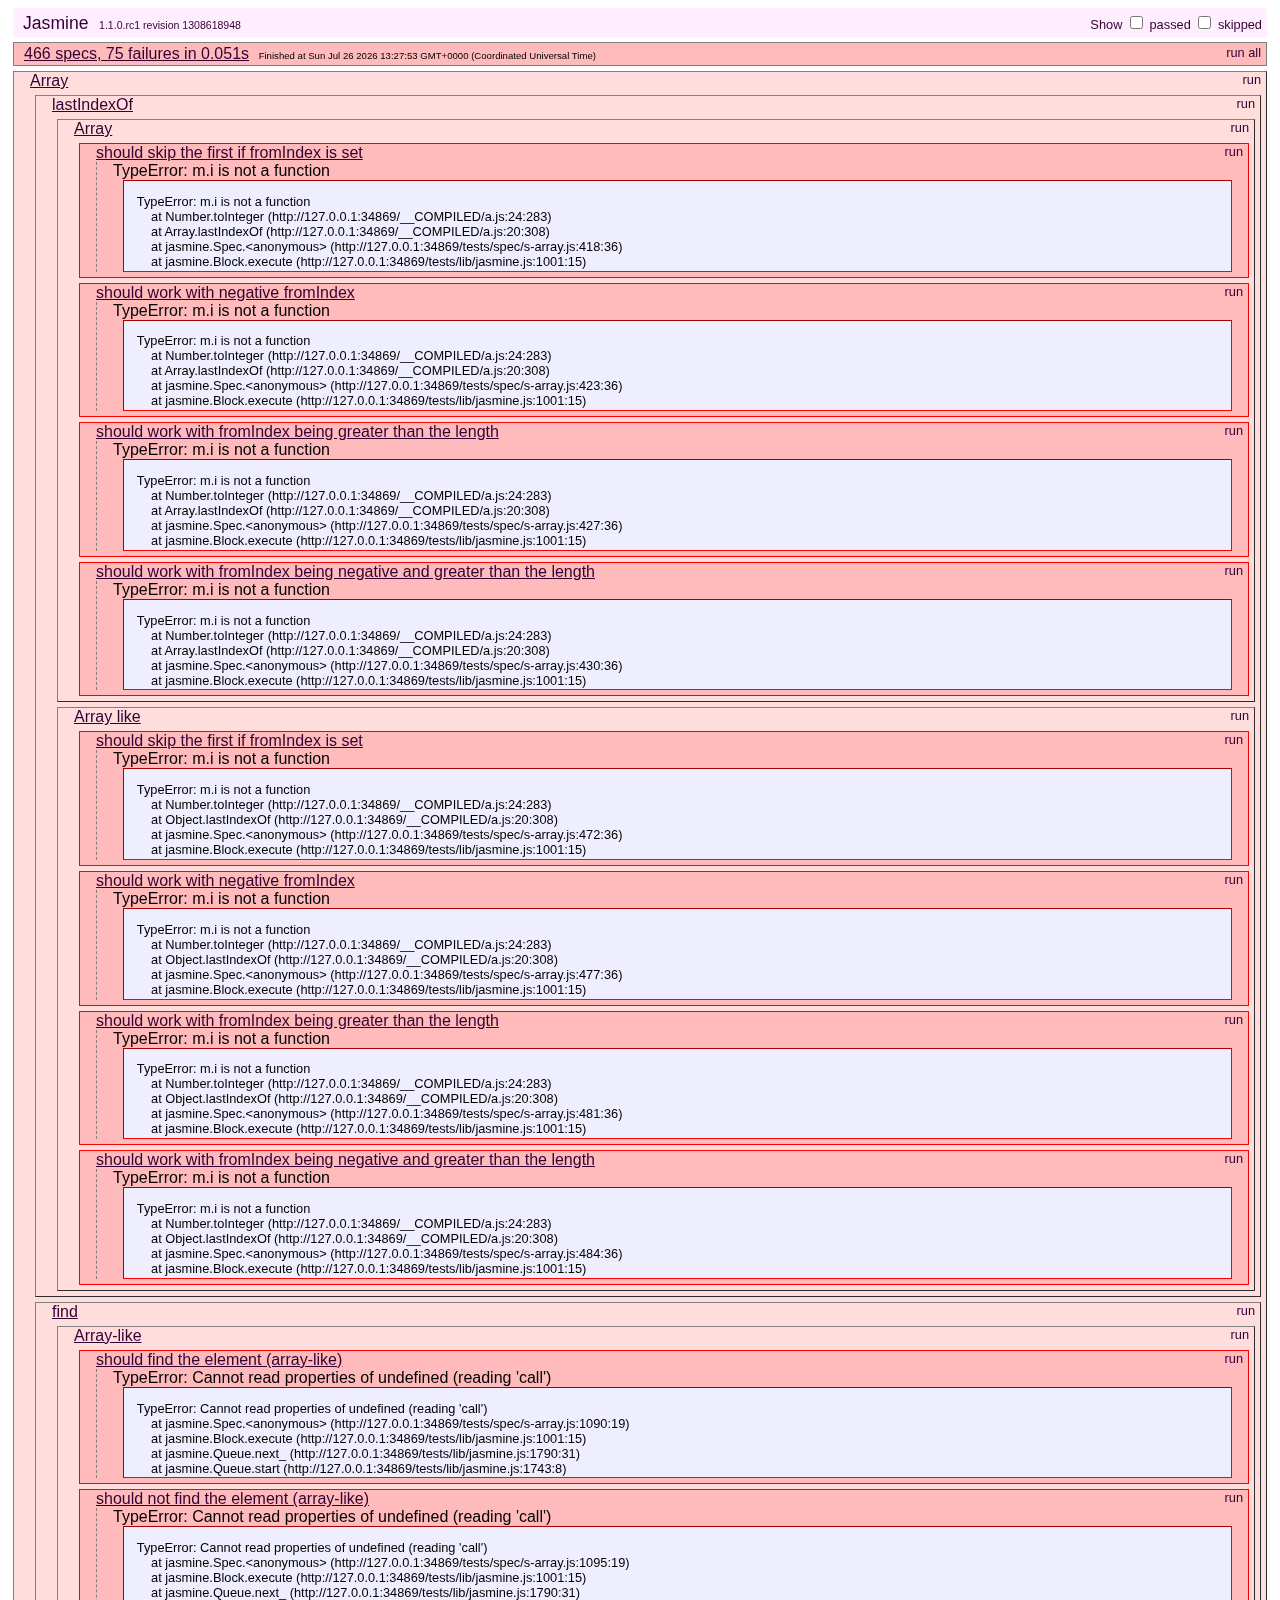
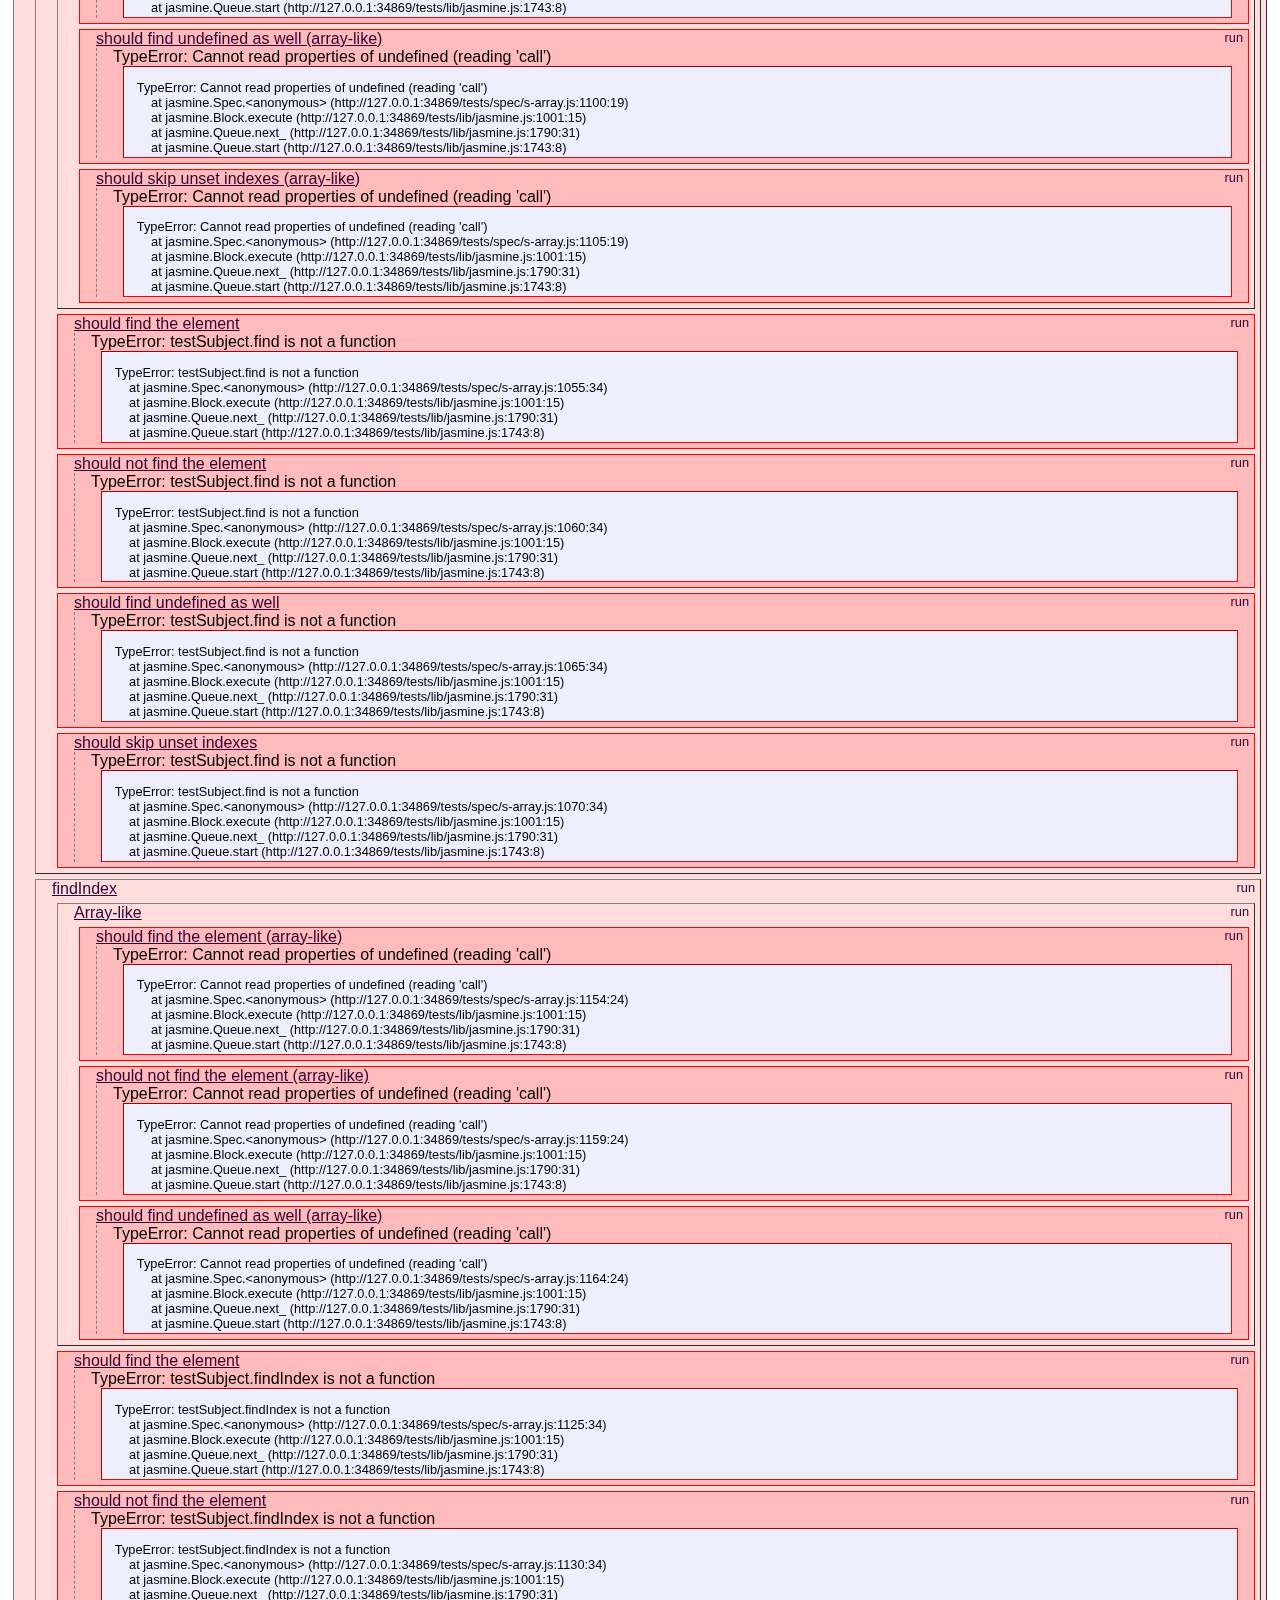
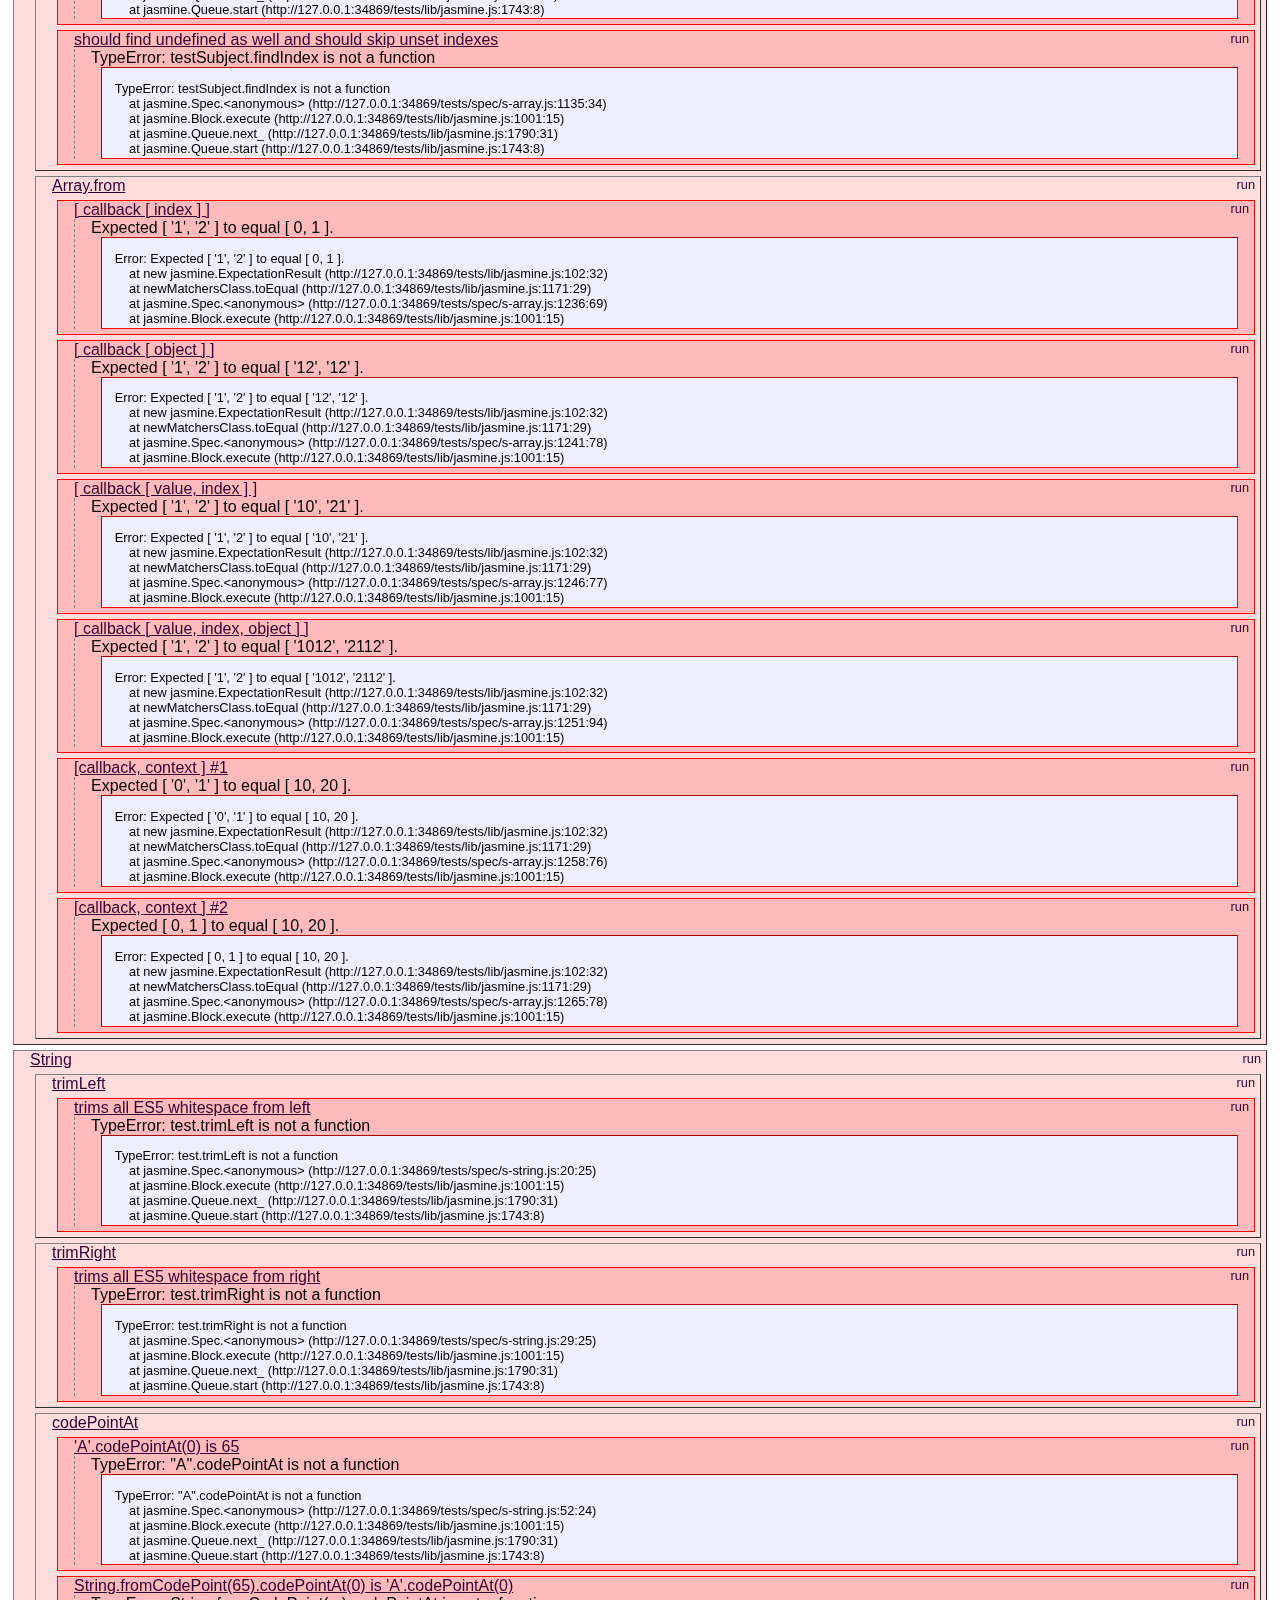
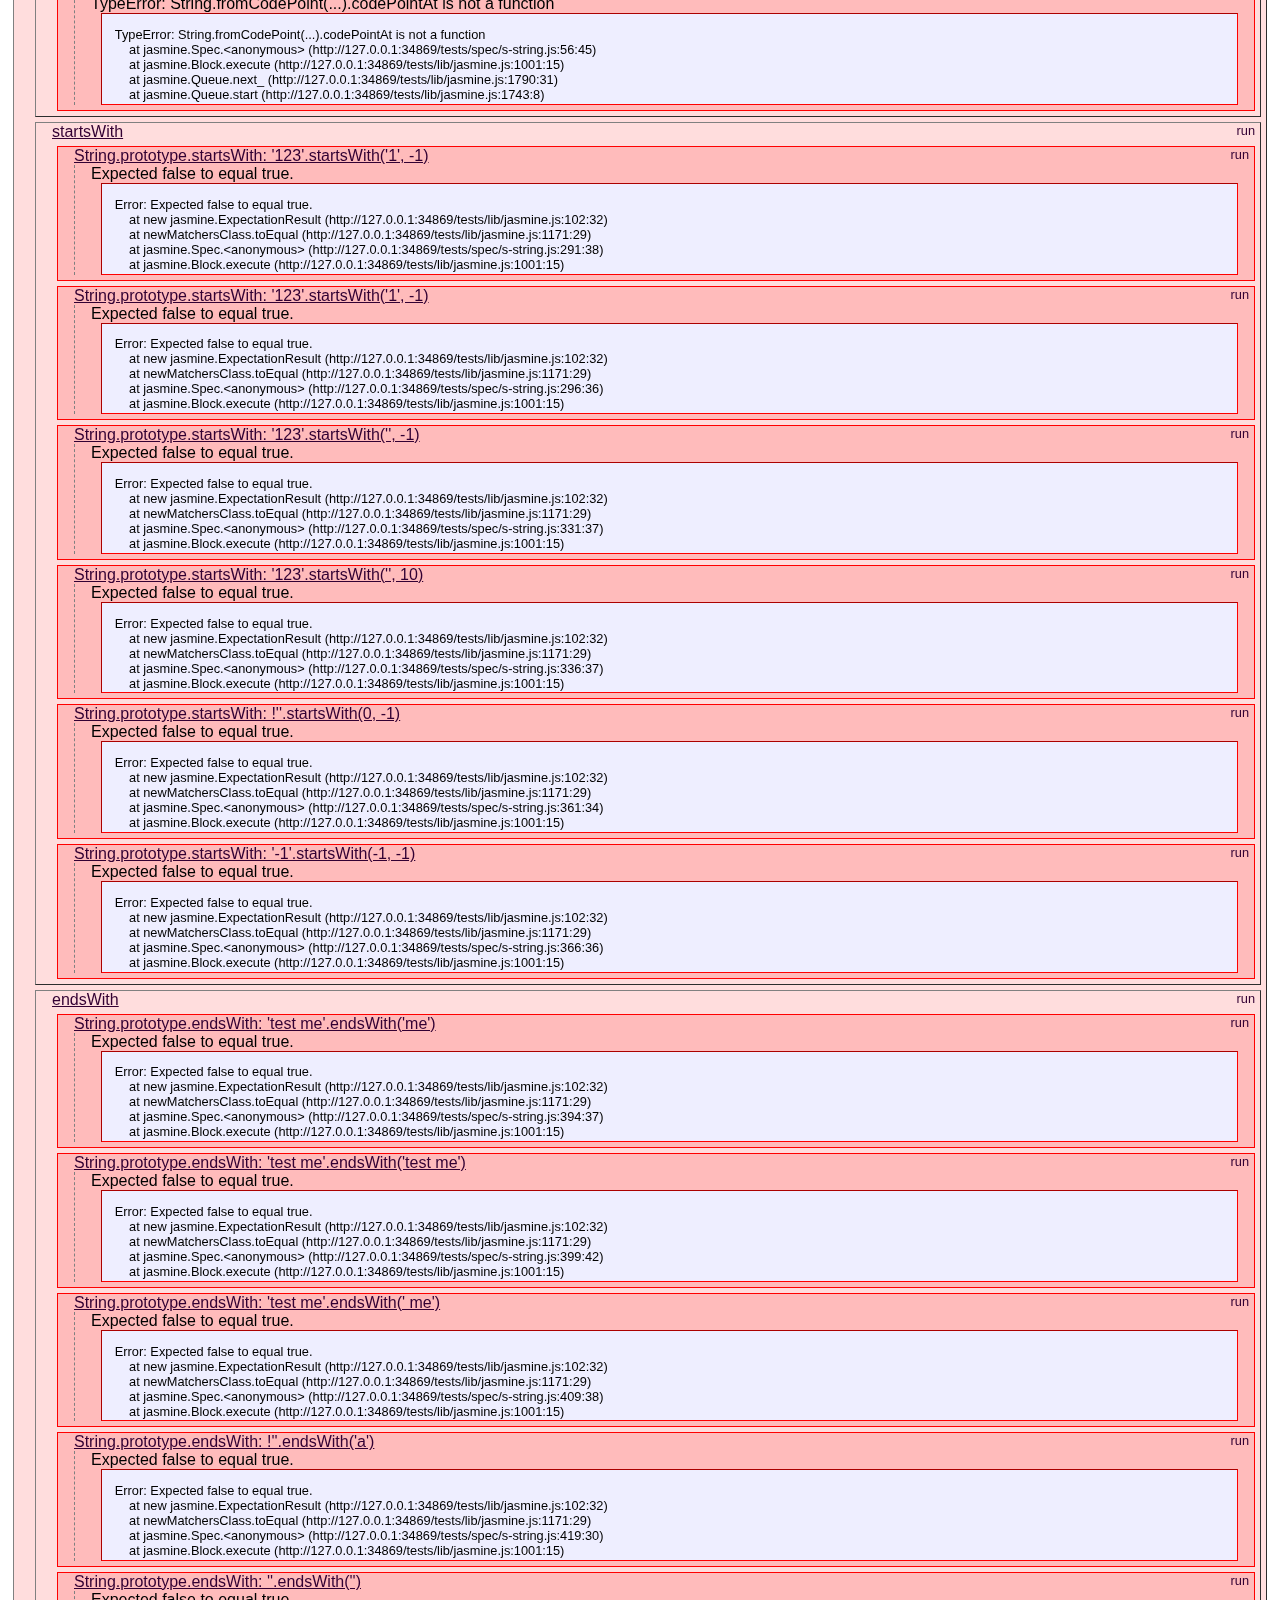
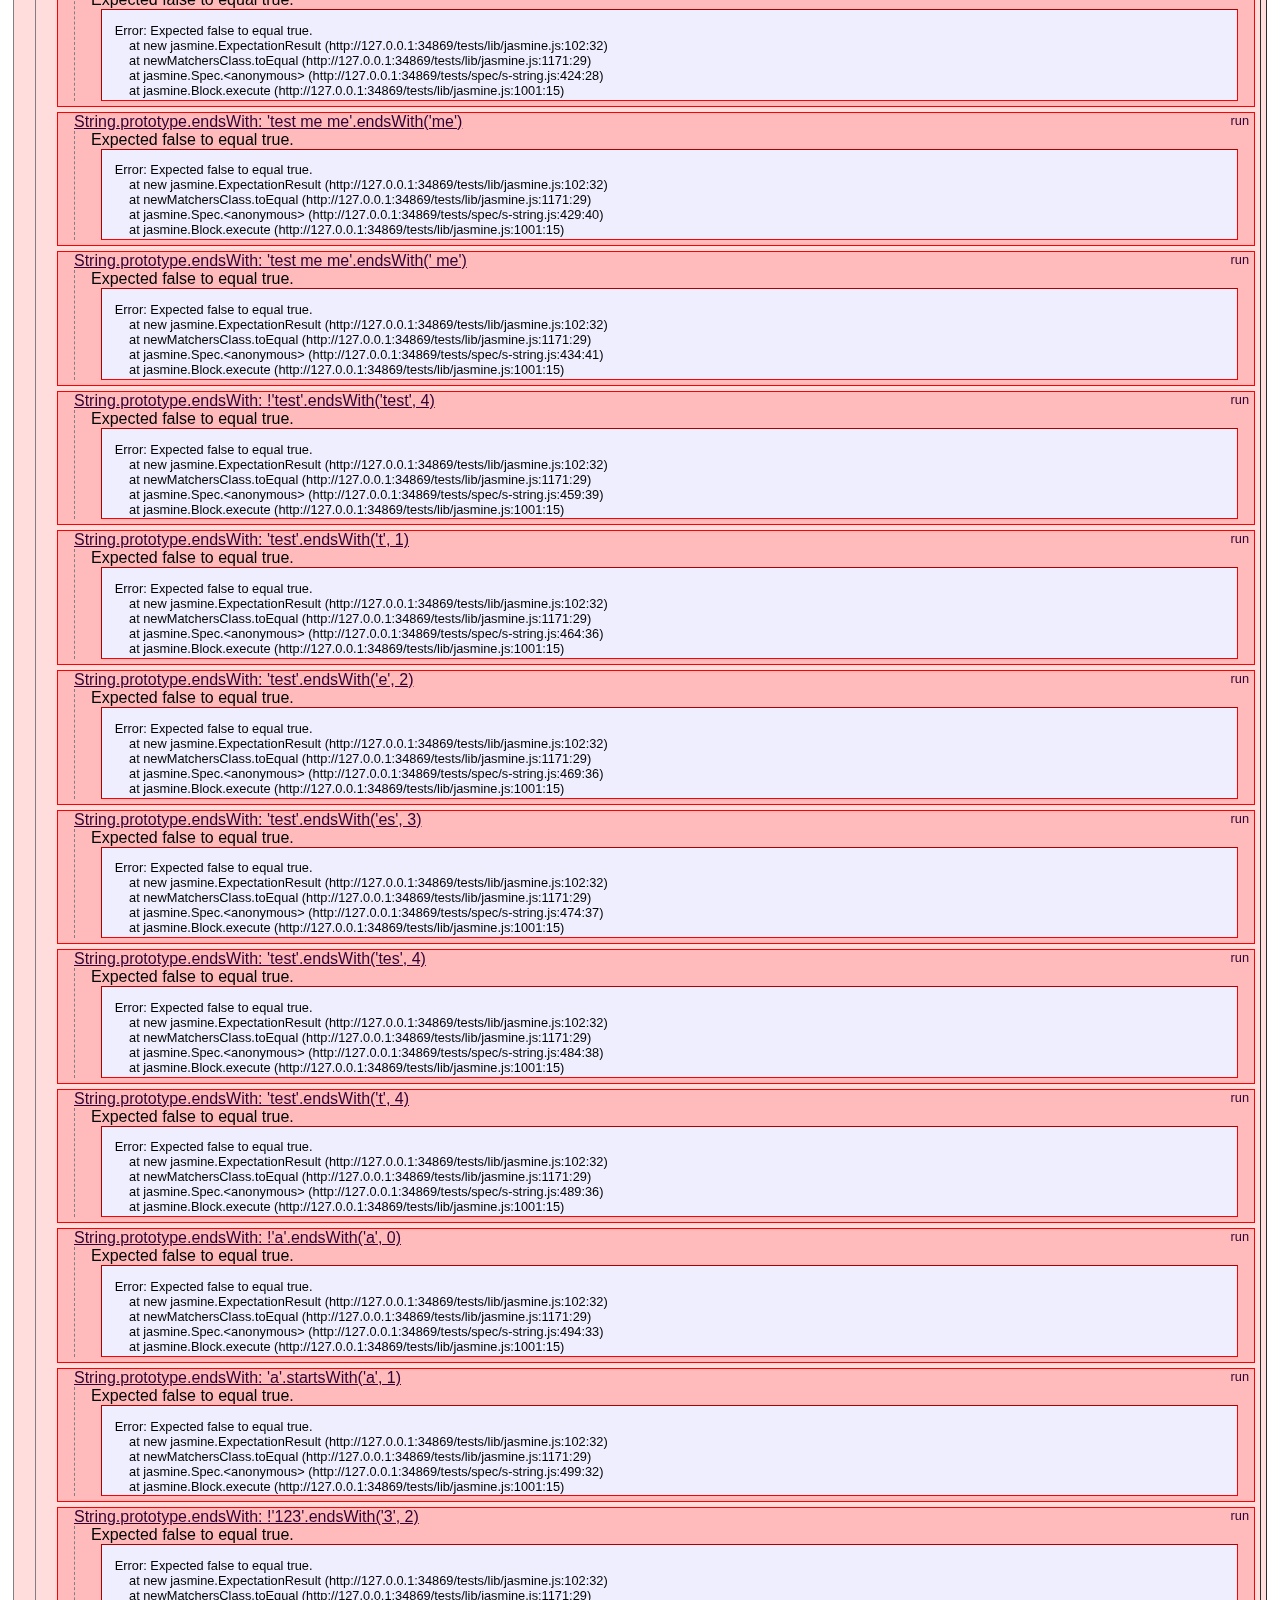
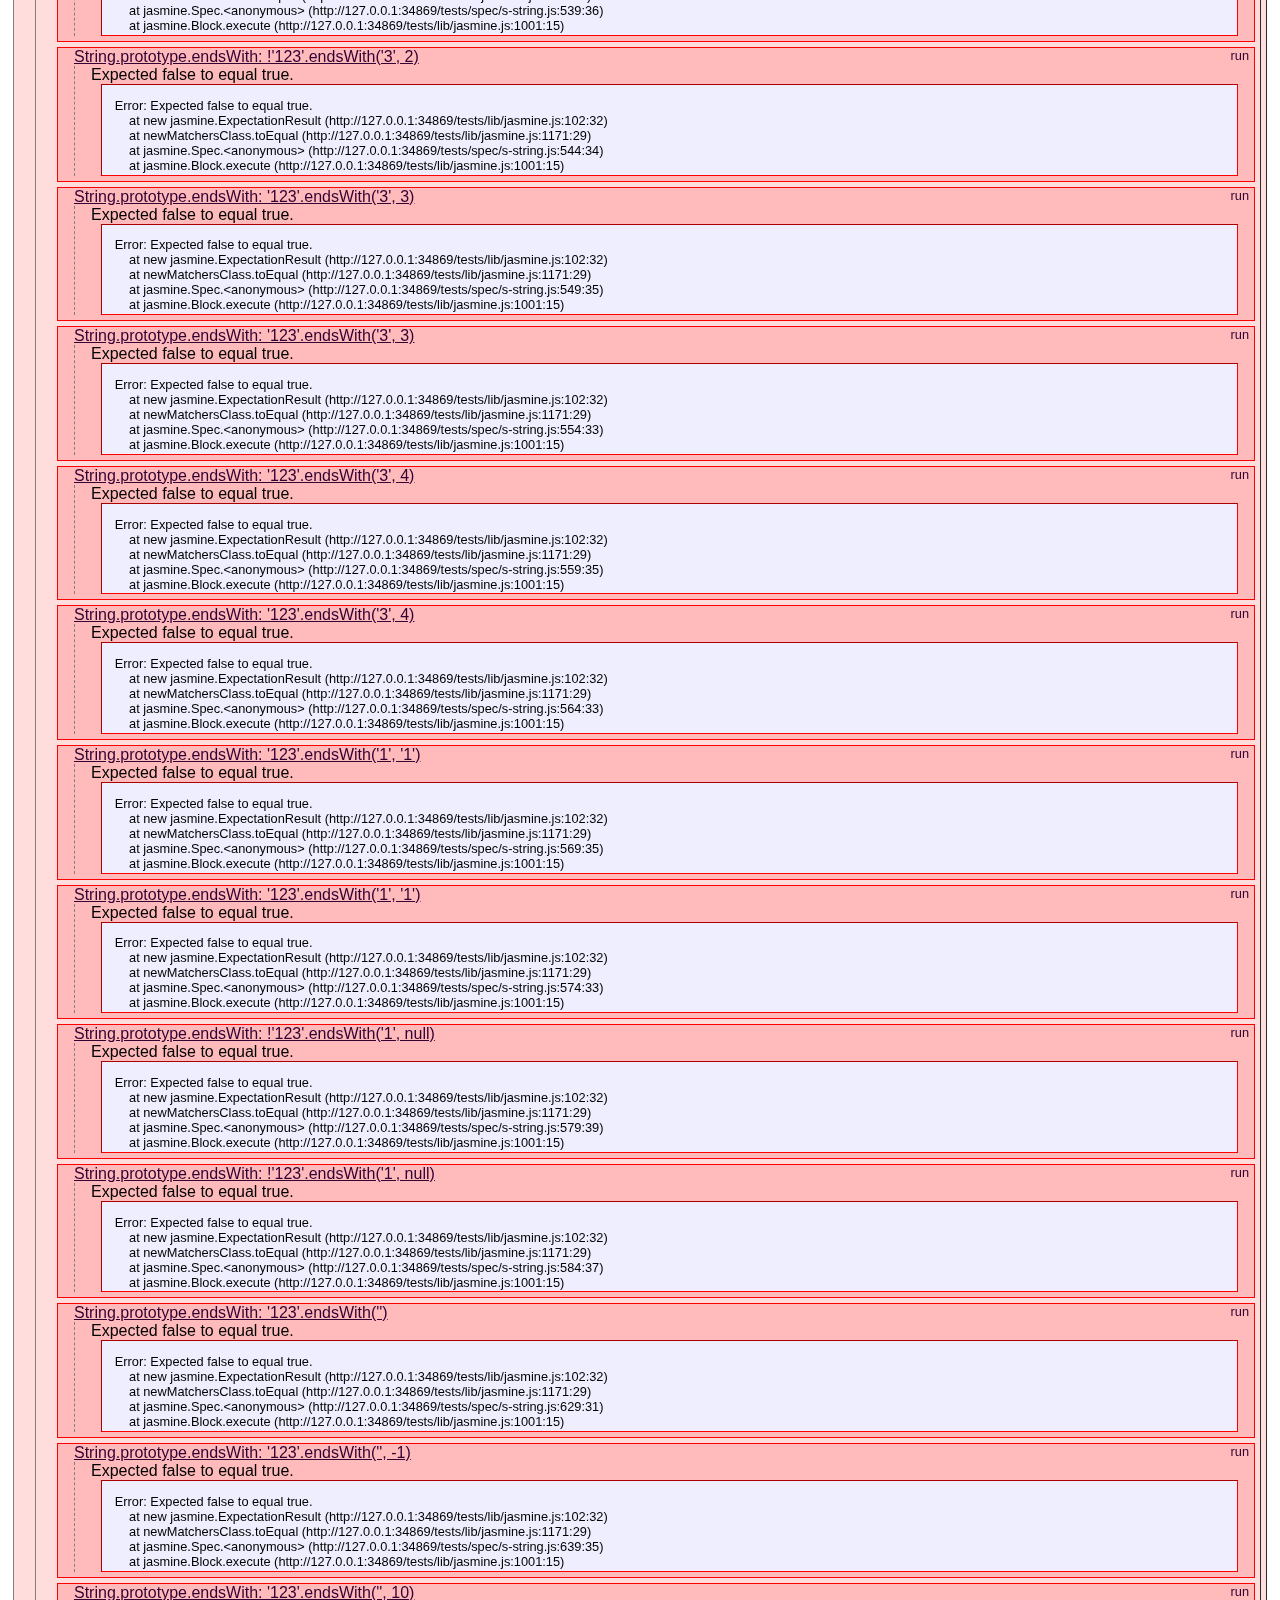
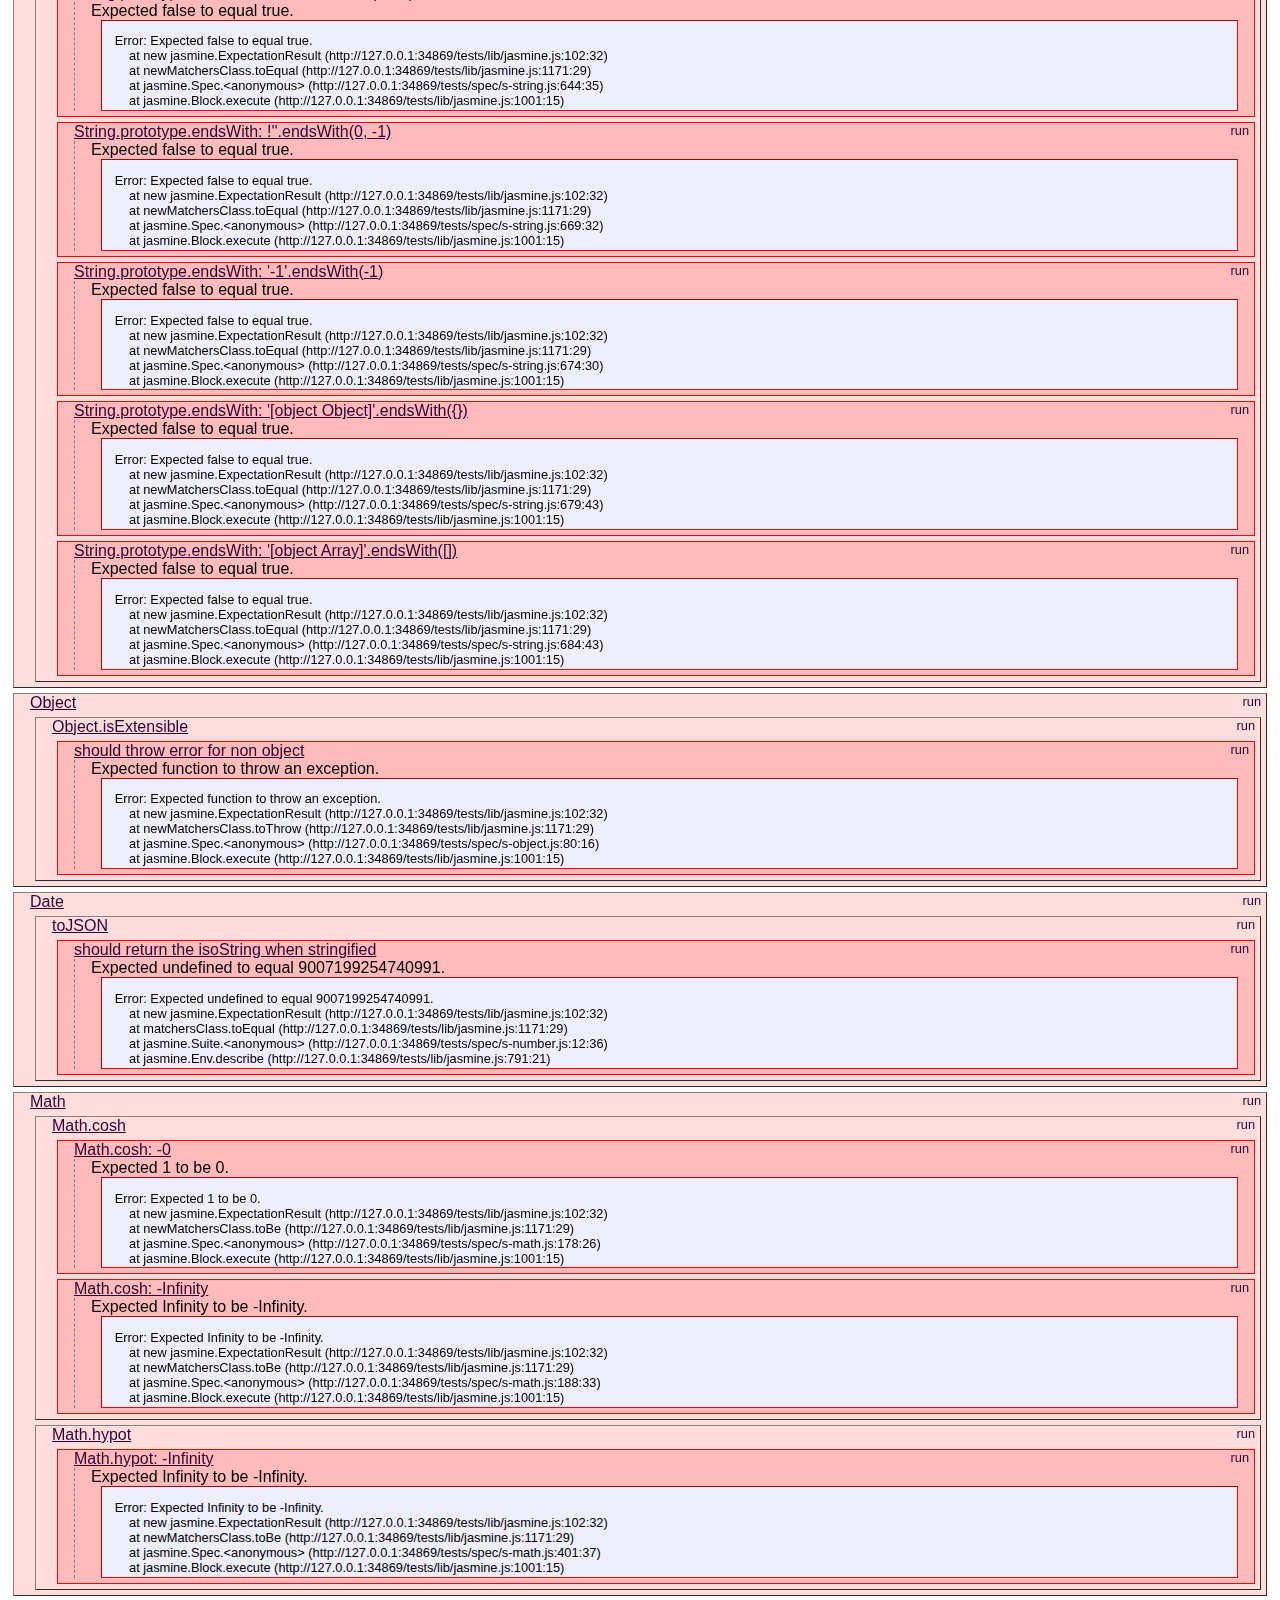
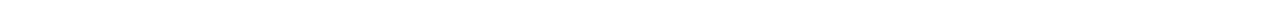
<file: tests/index.html>
<!DOCTYPE HTML>
<html>
<head>
	<title>Jasmine Spec Runner</title>

	<link rel="shortcut icon" type="image/png" href="lib/jasmine_favicon.png">

	<link rel="stylesheet" type="text/css" href="lib/jasmine.css">
	<script type="text/javascript" src="lib/jasmine.js"></script>
	<script type="text/javascript" src="lib/jasmine-html.js"></script>
	<script type="text/javascript" src="lib/json2.js"></script>

	<!-- include helper files here... -->
	<script src="helpers/h.js"></script>
	<script src="helpers/h-kill.js"></script>
	<script src="helpers/h-matchers.js"></script>

	<!-- include source files here... -->
	<!--[if lt IE 8]>
	<script src="../__COMPILED/a.ielt8.js"></script>
	<![endif]-->
	<!--[if IE 8]>
	<script src="../__COMPILED/a.ie8.js"></script>
	<![endif]-->
	<script src="../__COMPILED/a.js"></script>

	<!-- include spec files here... -->
	<script src="spec/s-array.js"></script>
	<script src="spec/s-function.js"></script>
	<script src="spec/s-string.js"></script>
	<script src="spec/s-object.js"></script>
	<script src="spec/s-date.js"></script>
	<script src="spec/s-number.js"></script>
	<script src="spec/s-math.js"></script>


	<script type="text/javascript">
		(function() {
			var jasmineEnv = jasmine.getEnv();
			jasmineEnv.updateInterval = 1000;

			var trivialReporter = new jasmine.TrivialReporter();

			jasmineEnv.addReporter(trivialReporter);

			jasmineEnv.specFilter = function(spec) {
				return trivialReporter.specFilter(spec);
			};

			var currentWindowOnload = window.onload;

			window.onload = function() {
				if (currentWindowOnload) {
					currentWindowOnload();
				}
				execJasmine();
			};

			function execJasmine() {
				jasmineEnv.execute();
			}

		})();
	</script>

</head>

<body>
</body>
</html>
</file>
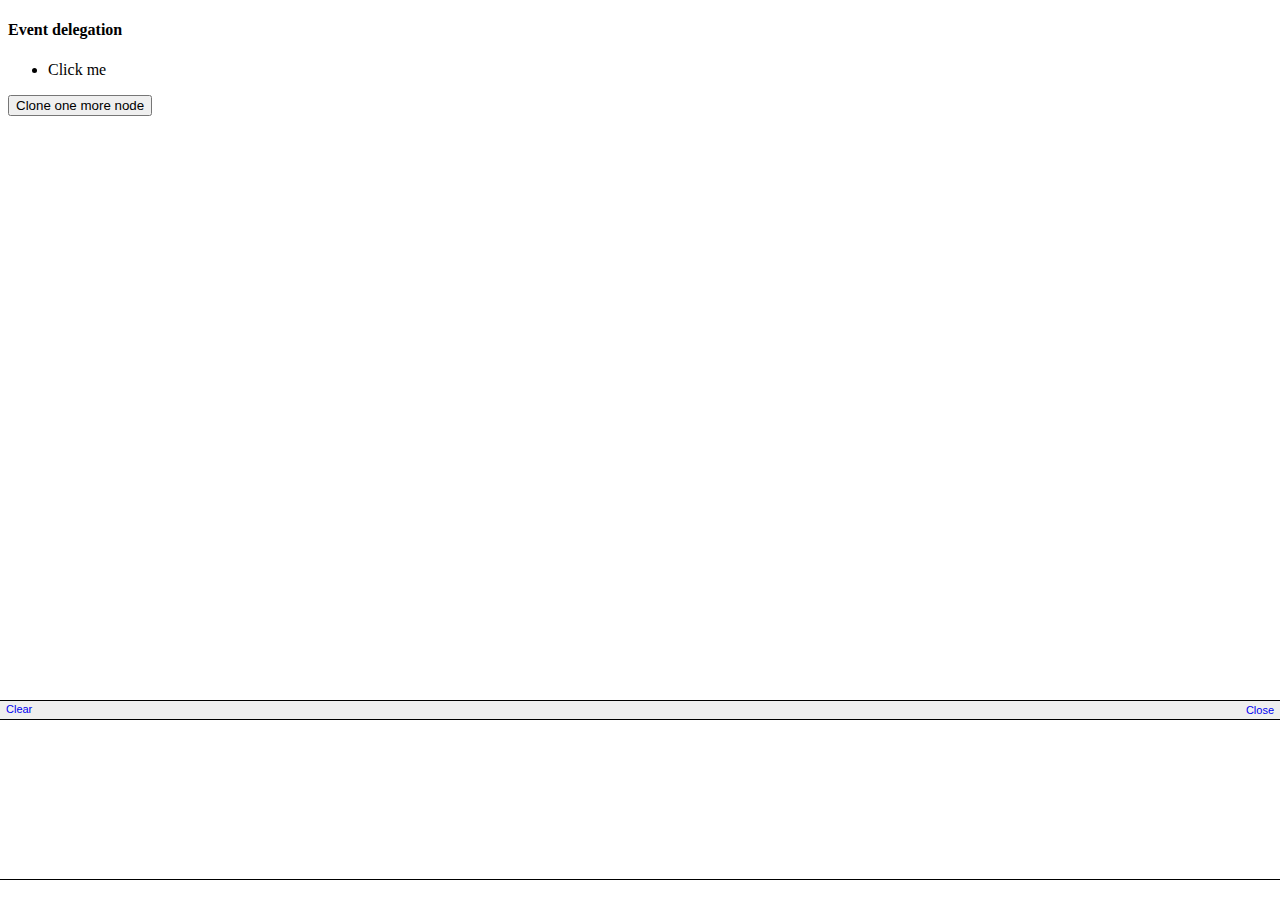
<file: example/event_delegate/index.html>
<!DOCTYPE html>
<html debug=true>
<head>
<script type='text/javascript' src='../libs/firebug/firebug.js'></script>

<style>
.null {
	background: black !important;
	color: red
}

.cotainer, .header, .footer {
	display: block;
}

</style>
<!--[if lt IE 9]>
    <script src="../../__COMPILED/a.ie8.js"></script>
    <![endif]-->
<!--[if lt IE 8]>
    <script src="../../__COMPILED/a.ielt8.js"></script>
    <![endif]-->
<script src="../../__COMPILED/a.js?1"></script>
<script>
document.createElement("c");
document.createElement("h");
document.createElement("f");
document.createElement("x");
</script>

</head>
<body>

<c class="container" id=container>
	<h class="header">
		<h4>Event delegation</h4>
	</h>
	 
	<ul class="data controller" a=a>
		<li class="controller data" a=a data-this-is-it="1">
			<x style="margin:10px 0">Click me</x>
		</li>
	</ul>
	
	<f class="footer">
		<button id="cloneNode">Clone one more node</button>
	</f>
</c>

<script>

;(function(g){"use strict";function h(b,a){switch(typeof a){case "string":return b.matchesSelector(a);case "object":var c=!0,f;for(f in a){var e;if(e=a.hasOwnProperty(f)){a:{c=f;e=a[f];var d=b;switch(typeof e){case "undefined":c=d.hasAttribute(c);break a;case "string":c=d.getAttribute(c)===e;break a;case "function":h(d,c)&&e.call(d,c);c=!0;break a}c=void 0}e=!c}if(e)break}return c;case "function":return a(b)}}function d(b,a){if(!(this instanceof d))return new d(b,a);a&&a.handleEvent&&(this.b=a,a=a.handleEvent);
this.filter=b;this.a=a}d.prototype.handleEvent=function(b){var a=b.target,c=b.currentTarget,d;do 1===a.nodeType&&h(a,this.filter)&&(b.currentTarget=c,b.currentTarget!==c&&(delete b.currentTarget,b.currentTarget=c),b.target=a,b.target!==c&&(delete b.target,b.target=a),this.a&&(d=this.a.call(this.b||c,b)));while(!1!==d&&a!=c&&(a=a.parentNode));return d};"undefined"!==typeof module&&module.exports?module.exports=d:"undefined"!==typeof g&&(g.DelegateListener=d)})(this);

function main() {
	var container = document.getElementById("container"),
		containerData = container.querySelector(".data"),
		controllerTeamplate = containerData.children[0],
		__i = controllerTeamplate.getAttribute("data-this-is-it"),
		cloneNode = document.getElementById("cloneNode");


	var core = {
		test : 123,
		handleEvent : function(_event) {
			var eventHandler = this[_event.type];
			eventHandler ?
				eventHandler(_event) :
				console.log("No handlers for '" + _event.type + "' type");
			
			if(this.test !== 123)console.log(_event.type, this, this.test, "Not cool");
		},
		click : function(_event) {
			var thisObj = _event.currentTarget;
			thisObj === document ?
				console.log("document") :
				console.log(thisObj, thisObj.tagName, thisObj.className);

			if(thisObj == cloneNode) {
				console.log(1);
				var newNode = controllerTeamplate.cloneNode(true);
				console.log(2, newNode);
				newNode.setAttribute("data-this-is-it", ++__i);
				console.log(3);
				newNode.textContent = newNode.textContent + " | " + __i;
				console.log(4);
				//containerData.append(newNode, "______________");
				controllerTeamplate.after(newNode, "______________");
				console.log("Create one more controller node | __i == " + __i, _event);
				_event.stopPropagation();
			}
			else if(thisObj == container) {
				if(_event.target.hasAttribute("data-this-is-it"))
					console.log("Delegeted event is here | __i == " + _event.target.getAttribute("data-this-is-it"), _event)
				_event.stopPropagation();
			}
			else {
				console.log("Something else");
			}
			
		}
	}

	document.addEventListener("click", core, false);
	container.addEventListener("click", core, false);
	cloneNode.addEventListener("click", core, false);

	container.addEventListener("click", DelegateListener(".controller", core), false);

	container.addEventListener("click", DelegateListener(
		{"data-this-is-it" : void 0},
	function(e) {
		console.log(e.target.getAttribute("data-this-is-it"));
	}), false);
	
	container.addEventListener("click", DelegateListener(function(node) {
		return (+node.getAttribute("data-this-is-it") || 1) % 2 === 0;
	}, function(e) {
		alert(e.target.textContent);
	}), false);

	document.addEventListener("click", function(e) {
		console.log("document", (e.returnValue || {a:33}).a);
	}, false);
	container.addEventListener("click", function(e) {
		if(!e.returnValue)e.returnValue = {a:22};
		console.log("container", e.returnValue.a);
	}, false);
	cloneNode.addEventListener("click", function(e) {
		e.returnValue = {a:11};
		console.log("cloneNode", e.returnValue.a);
	}, false);

document.addEventListener("dblclick", DelegateListener({
	"a" : "a",
	".controller" : function(selector) {
		console.log(this, selector);
	},
	".data" : function(selector) {
		console.log(this, selector);
	}
}, function(e){
	console.log(e, e.target, this)
}));
}

window.addEventListener('DOMContentLoaded', main, false);
//window.attachEvent("onload", function(){alert("ololo")})

</script>
</file>
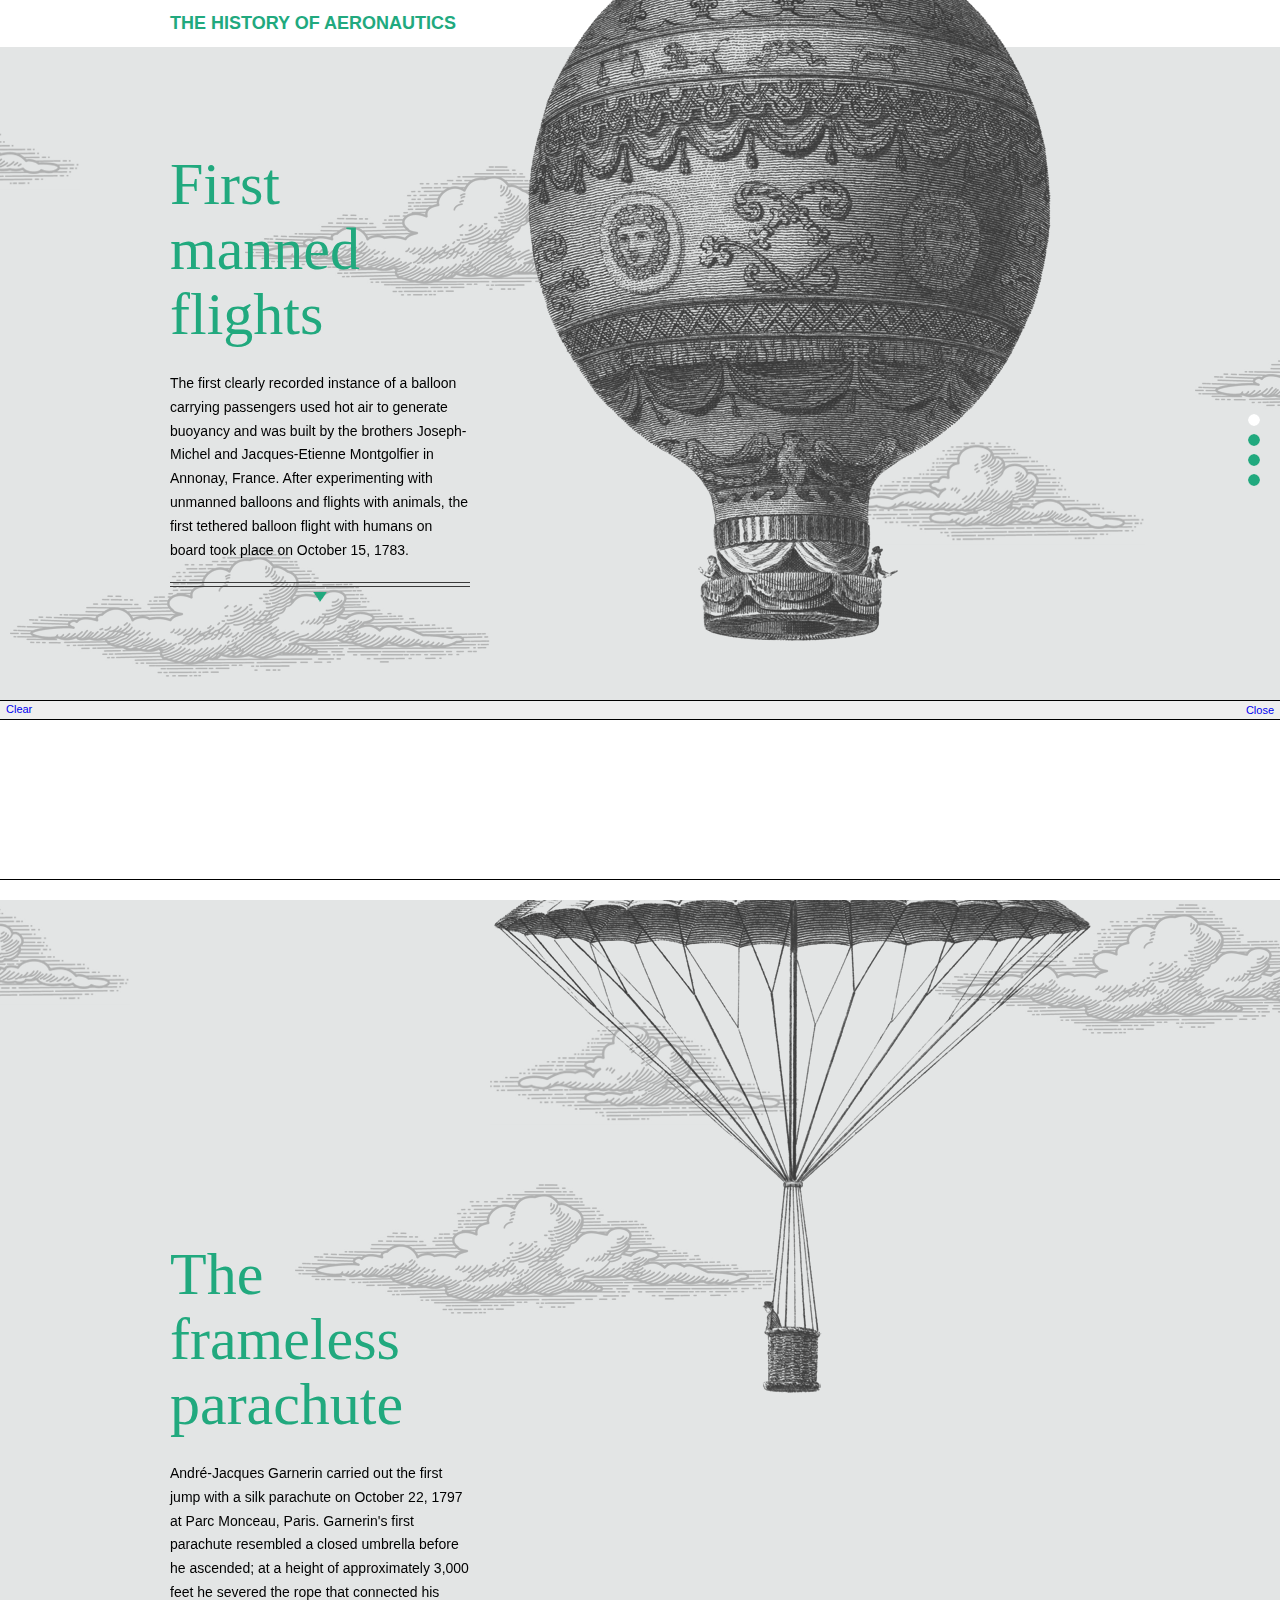
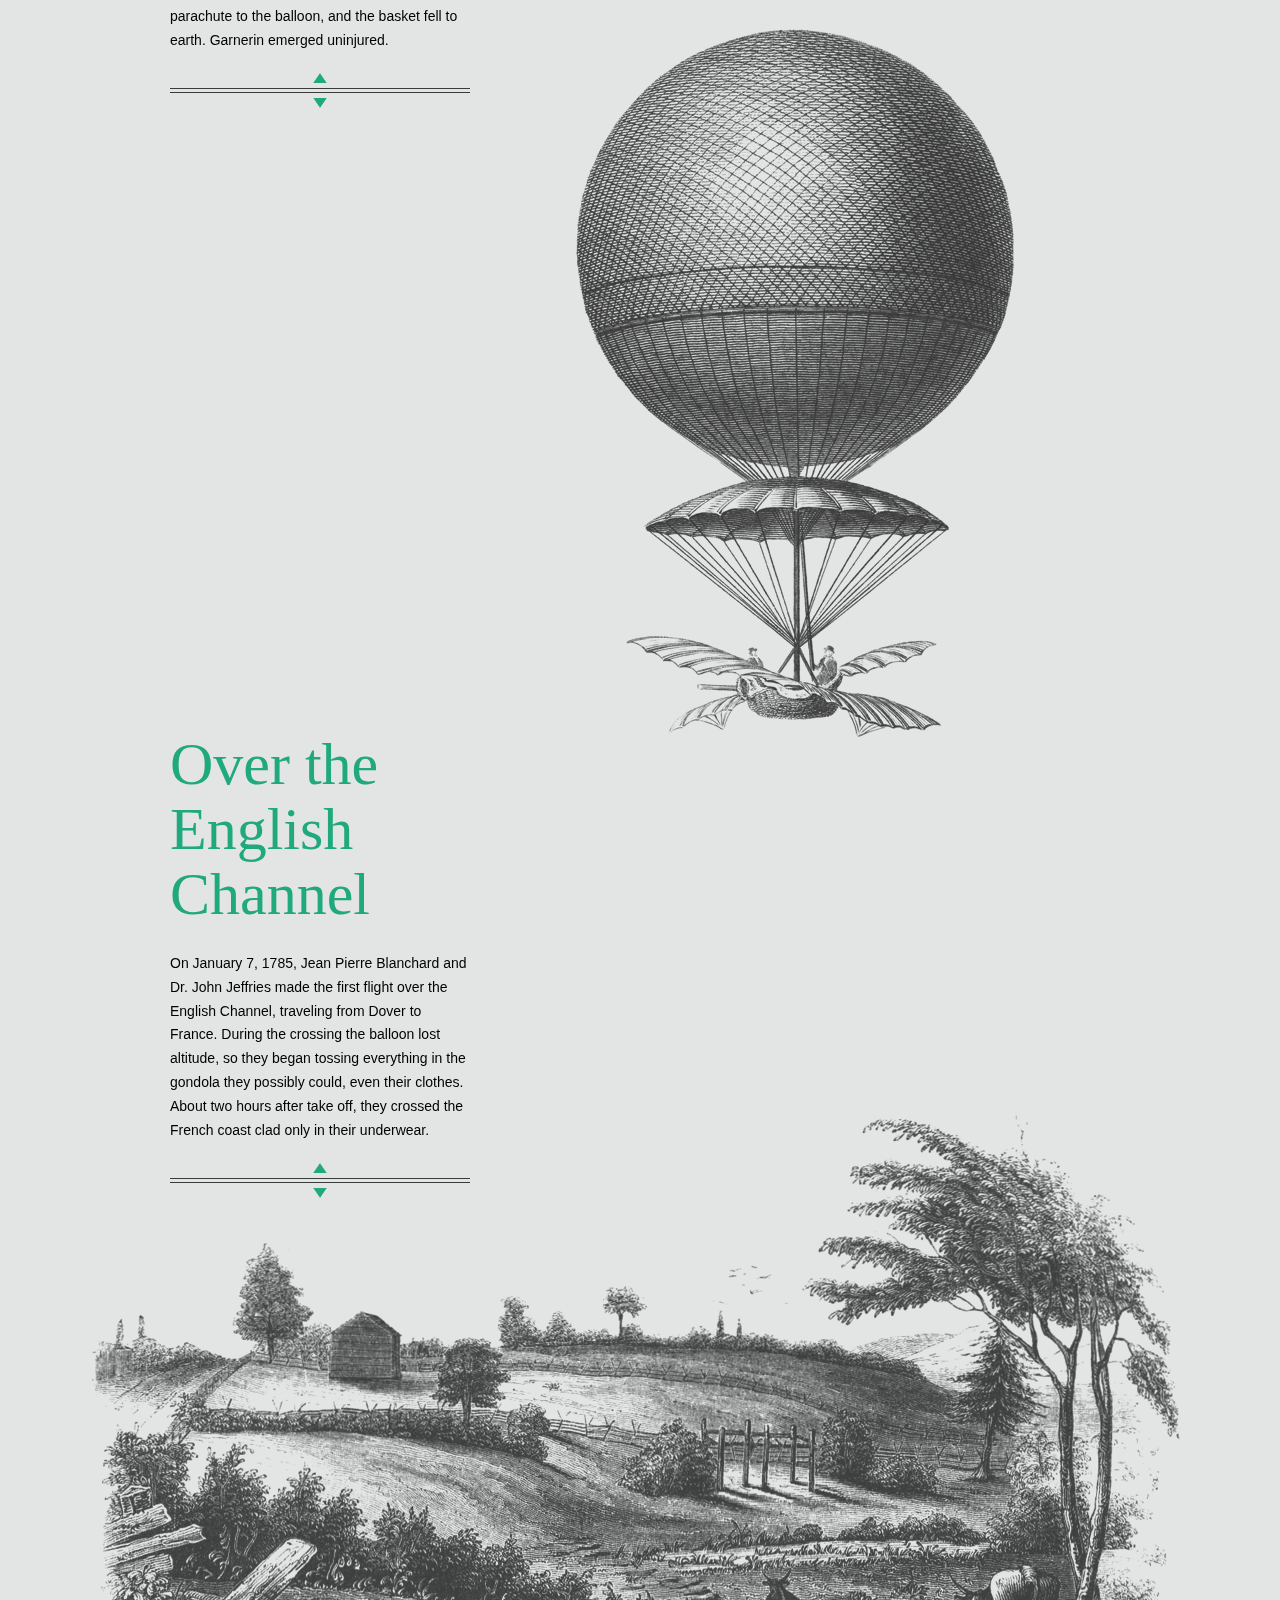
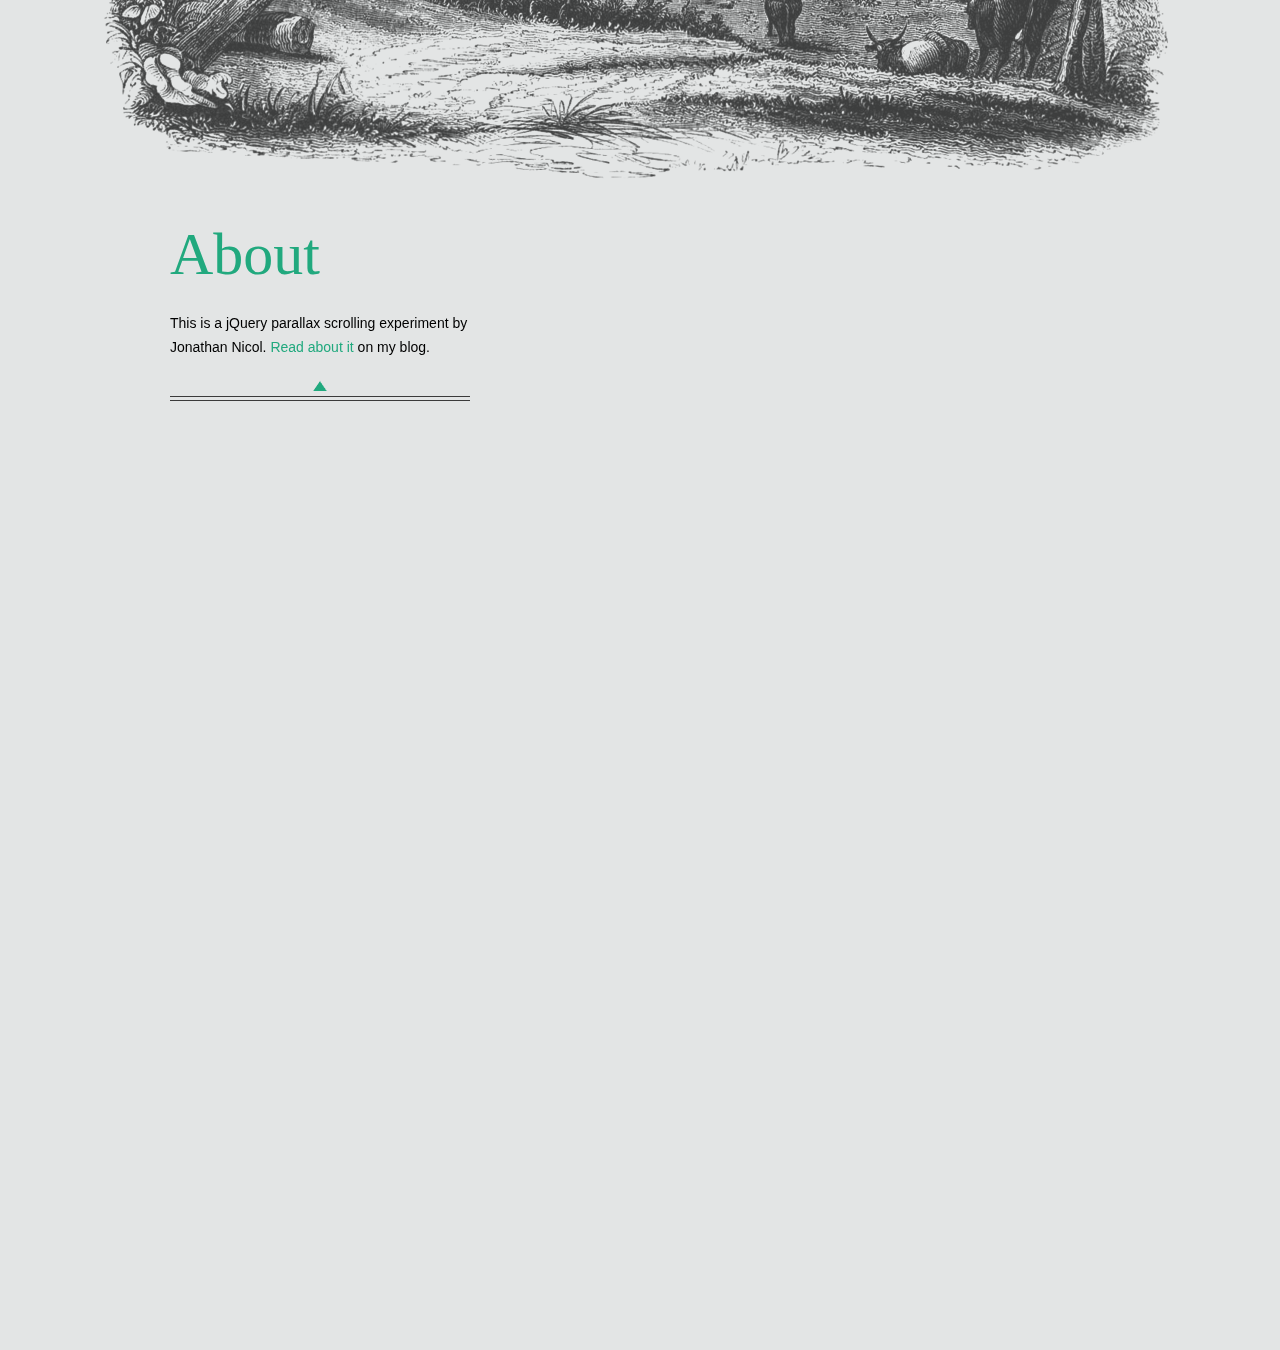
<file: example/parallax-scrolling-demo/index.html>
﻿<!DOCTYPE html>

<html debug=true>
	
	<head>

<script type='text/javascript' src='../libs/firebug/firebug.js'></script>
		<title>The history of aeronautics</title>

		<meta charset="utf-8" />
		<meta name="description" content="A parallax scrolling experiment using jQuery" />

		<link rel="stylesheet" media="all" href="css/main.css" />


<!--[if lt IE 8]>
<script src="../../__COMPILED/a.ielt8.js?3"></script>
<![endif]-->
<!--[if IE 8]>
<script src="../../__COMPILED/a.ie8.js?3"></script>
<![endif]-->
<script src="../../__COMPILED/a.js?3"></script>


<script>
//cubic-bezier timing function
var lineanBezier=function(q,w,e,r){function b(d,g,i,h){this.b={x:d,y:g};this.c={x:i,y:h}}function c(d,g,i){var h=3*g,g=3*(i-g)-h;
return(((1-h-g)*d+g)*d+h)*d}b.prototype.get=function(d){var g=this;if(0==d||1==d)return{x:d,y:d};if(!(0<d)||!(1>d))throw new RangeError;
return{x:c(d,g.b.x,g.c.x),y:c(d,g.b.y,g.c.y)}};return new b(q,w,e,r)}(1,1,1,1);

//aliases
var $$ = Function.prototype.bind.call(document.querySelectorAll, document);
var $$0 = Function.prototype.bind.call(document.querySelector, document);

//https://gist.github.com/2569872
function delegate(e,f){return function(c,b,a){for(a=c.target;a&&!1!==b&&a!=this;a=a.parentElement)a.matchesSelector(e)&&(b=f.call(a,c));return b}};

function main() {
	/* Set navigation dots to an active state as the user scrolls */
	var sectionNodes = $$(".section"),
		sections = sectionNodes.map(function(node, index) { return {//NodeList now inherit from Array so we can use Array methods
			// The top of each section is offset by half the distance to the previous section.
			top : index === 0 ? 0 :
				index === sectionNodes.length -1 ? node.offsetTop - ((document.documentElement.scrollHeight - node.offsetTop) / 2) :
				node.offsetTop - (sectionNodes[index + 1].offsetTop - node.offsetTop) / 2,
			navLink : node.id ? $$0("#primary a[href='#" + node.id + "']") : null,
			node : node/*,
			refId : "#" + node.id*/
		} });
		
	function redrawDotNav() {
		var i = -1,
			sect;
			
		while(sect = sections[++i]) {
			if(window.pageYOffset >= sect.top && (i == sections.length - 1 || window.pageYOffset < sections[i + 1].top))
				sect.navLink.classList.add('active');
			else sect.navLink.classList.remove('active');
		}
	}
	
	/* Scroll the background layers */
	var parallaxScroll = [].forEach.bind(Array.from($$(".parallax-bg")).reverse(), function(node, index, parallaxBgs) {
		node.style.top = (0 - (window.pageYOffset * (index + 1) / (parallaxBgs.length + 1))) + 'px';
		//node.style.marginLeft = +node.style.left +lineanBezier.get((0 - (window.pageYOffset * (index + 1) / (parallaxBgs.length + 1))) + 'px';
	});
	
	/* Scroll event handler */
    window.onscroll = function(e){
    	parallaxScroll();
		redrawDotNav();
    };
	
	var url = location.protocol + "//" + location.host + location.pathname,
		scrollTimer,
		time = 500,
		step = 25,
		doAnimateScroll = function(cur, start, alpha) {
			clearTimeout(scrollTimer);
			
			cur += step;
			
			if(cur < time)
				scrollTimer = setTimeout(doAnimateScroll.bind(null, cur, start, alpha), step);
						
			window.scrollTo(window.pageXOffset, start + alpha * lineanBezier.get(cur / time).y);
			parallaxScroll(); // Callback is required for iOS
			redrawDotNav();
		};
	
	/* Click menu event handler */
	document.addEventListener("click", delegate("a", function(e) {
		var href = this.getAttribute("href").replace(url, ""),
			referedSection = href.startsWith("#") ?
				$$0(href) :
				null;
	
		if(referedSection) {
			doAnimateScroll(
				0,
				window.pageYOffset,
				referedSection.offsetTop - window.pageYOffset
			);
			
			e.preventDefault();
			return false;
		}
	}));

	document.addEventListener('mousewheel', function() {
		scrollTimer && clearTimeout(scrollTimer), scrollTimer=null;
	});

	window.onscroll();//First init
}

document.addEventListener('DOMContentLoaded', main);





</script>
		
	</head>

	<body>

		<div id="wrapper">
			
			<header id="branding">
				<h1>The history of aeronautics</h1>
			</header>
			
			<nav id="primary">
				<ul>
					<li>
						<h1>First manned flights</h1>
						<a class="manned-flight" href="#manned-flight">View</a>
					</li>
					<li>
						<h1>The frameless parachute</h1>
						<a class="frameless-parachute" href="#frameless-parachute">View</a>
					</li>
					<li>
						<h1>Over the English Channel</h1>
						<a class="english-channel" href="#english-channel">View</a>
					</li>
					<li>
						<h1>About</h1>
						<a class="about" href="#about">View</a>
					</li>
				</ul>
			</nav>
			
			<div id="content">
				<article id="manned-flight" class="section">
					<header>
						<h1>First manned flights</h1>
					</header>
					<p>The first clearly recorded instance of a balloon carrying passengers used hot air to generate buoyancy and was built by the brothers Joseph-Michel and Jacques-Etienne Montgolfier in Annonay, France. After experimenting with unmanned balloons and flights with animals, the first tethered balloon flight with humans on board took place on October 15, 1783.</p>
					<nav class="next-prev">
						<hr />
						<a class="next frameless-parachute" href="#frameless-parachute"><span>Next</span></a>
					</nav>
				</article>
				
				<article id="frameless-parachute" class="section">
					<header>
						<h1>The frameless parachute</h1>
					</header>
					<p>André-Jacques Garnerin carried out the first jump with a silk parachute on October 22, 1797 at Parc Monceau, Paris. Garnerin's first parachute resembled a closed umbrella before he ascended; at a height of approximately 3,000 feet he severed the rope that connected his parachute to the balloon, and the basket fell to earth. Garnerin emerged uninjured.</p>
					<nav class="next-prev">
						<a class="prev manned-flight" href="#manned-flight"><span>Prev</span></a>
						<hr />
						<a class="next english-channel" href="#english-channel"><span>Next</span></a>
					</nav>
				</article>
				
				<article id="english-channel" class="section">
					<header>
						<h1>Over the English Channel</h1>
					</header>
					<p>On January 7, 1785, Jean Pierre Blanchard and Dr. John Jeffries made the first flight over the English Channel, traveling from Dover to France. During the crossing the balloon lost altitude, so they began tossing everything in the gondola they possibly could, even their clothes. About two hours after take off, they crossed the French coast clad only in their underwear.</p>
					<nav class="next-prev">
						<a class="prev frameless-parachute" href="#frameless-parachute"><span>Prev</span></a>
						<hr />
						<a class="next about" href="#about"><span>Next</span></a>
					</nav>
				</article>
				
				<article id="about" class="section">
					<header>
						<h1>About</h1>
					</header>
					<p>This is a jQuery parallax scrolling experiment by Jonathan Nicol. <a href="http://f6design.com/journal/2011/08/06/build-a-parallel-scrolling-website-interface-with-jquery-and-css/">Read about it</a> on my blog.</p>
					<nav class="next-prev">
						<a class="prev english-channel" href="#english-channel"><span>Prev</span></a>
						<hr />
					</nav>
				</article>
			</div>
			
			<!-- Parallax foreground -->
			<div id="parallax-bg3" class="parallax-bg">
				<img id="bg3-1" src="img/balloon.png" width="529" height="757" alt="Montgolfier hot air balloon"/>
				<img id="bg3-2" src="img/balloon2.png" width="603" height="583" alt="Frameless parachute"/>
				<img id="bg3-3" src="img/balloon3.png" width="446" height="713" alt="Blanchard's air balloon"/>
				<img id="bg3-4" src="img/ground.png" width="1104" height="684" alt="Landscape with trees and cows"/>
			</div>
			
			<!-- Parallax  midground clouds -->
			<div id="parallax-bg2" class="parallax-bg">
				<img id="bg2-1" src="img/cloud-lg1.png" alt="cloud"/>
				<img id="bg2-2" src="img/cloud-lg1.png" alt="cloud"/>
				<img id="bg2-3" src="img/cloud-lg1.png" alt="cloud"/>
				<img id="bg2-4" src="img/cloud-lg1.png" alt="cloud"/>
				<img id="bg2-5" src="img/cloud-lg1.png" alt="cloud"/>
			</div>
			
			<!-- Parallax  background clouds -->
			<div id="parallax-bg1" class="parallax-bg">
				<img id="bg1-1" src="img/cloud-lg2.png" alt="cloud"/>
				<img id="bg1-2" src="img/cloud-lg2.png" alt="cloud"/>
				<img id="bg1-3" src="img/cloud-lg2.png" alt="cloud"/>
				<img id="bg1-4" src="img/cloud-lg2.png" alt="cloud"/>
			</div>
		
		</div>
	
	</body>
  
</html>
</file>
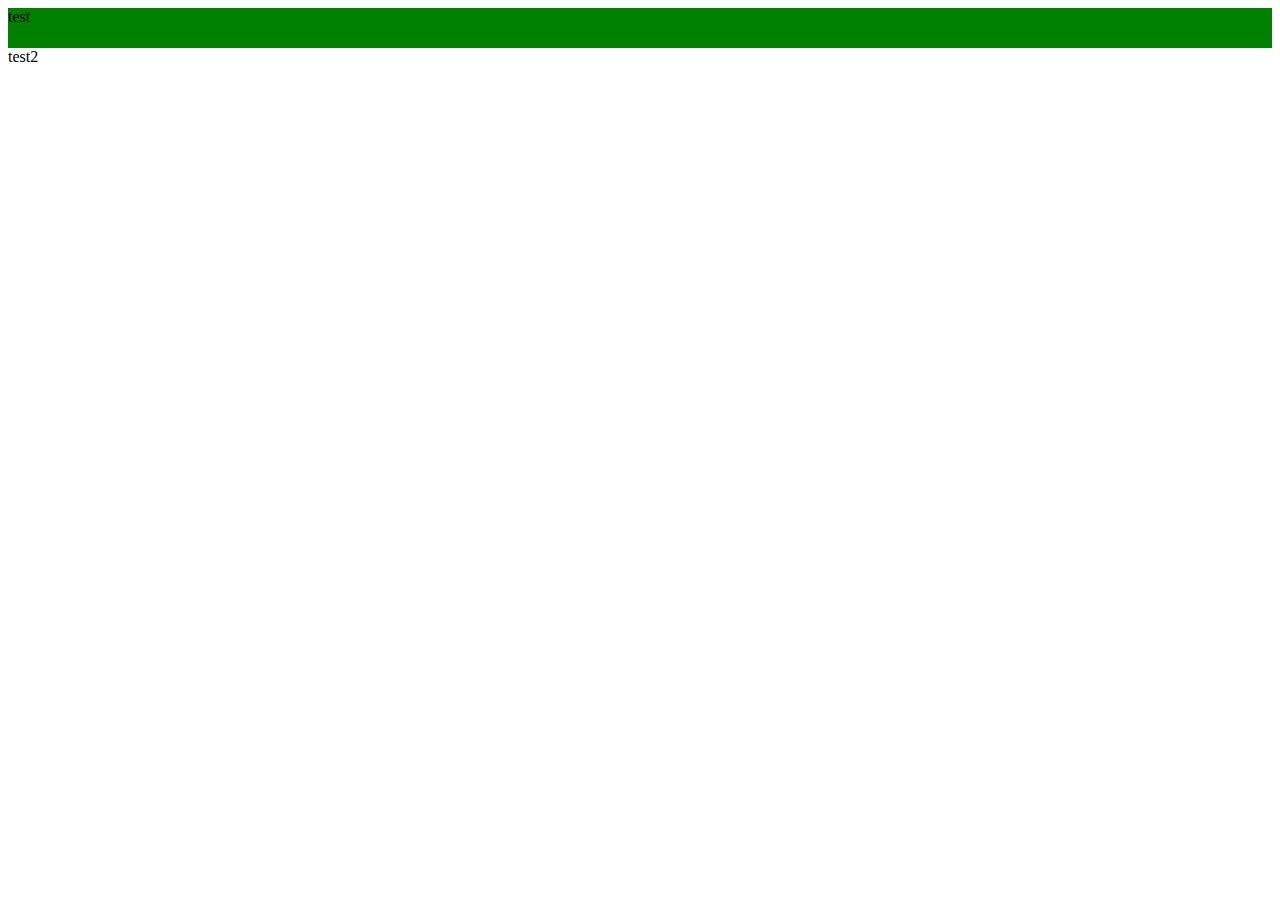
<file: example/simple/index.html>
<!DOCTYPE html>
<html>
<head>


<style>
.null {
	background: black !important;
	color: red
}
</style>
<script>document.createElement("j")</script>
<script src="../../__SRC/a.js"></script>

</head>
<body>

<j id=test1 style="display:block;background:green;height:40px" class="test test2" color1=gray color2=red color3=yellow>
test
</j>

<div id=test2>
test2
</div>

<script>
function main() {

	var j = document.getElementsByClassName("test")[0];

	window.addEventListener("someEvent", function doSomething(event) {
		var i;
		
		if(event.detail) {
			!isNaN(event.detail) && 
				(i = "color" + event.detail), 
					j.attributes[i] &&
						(j.style.backgroundColor = j.attributes[i].value);
		}
		else {
			!~(j.classList+"").indexOf("null") ? 
				j.classList.add(null) :
				j.classList.remove(null)
		}
	})
	
	document.addEventListener("someEvent", function() {
		console.log("document someEvent")
	});
	window.addEventListener("someEvent", function() {
		console.log("window someEvent")
	});
	

	var att = 0;

	setInterval(function() {
		++att > 3 ? att = 0 : 0;
		
		var ev = new CustomEvent("someEvent", {bubbles : true, detail : att});
		
		j.dispatchEvent(ev);
	}, 1000)
}

window.addEventListener('DOMContentLoaded', main);
</script>
</file>
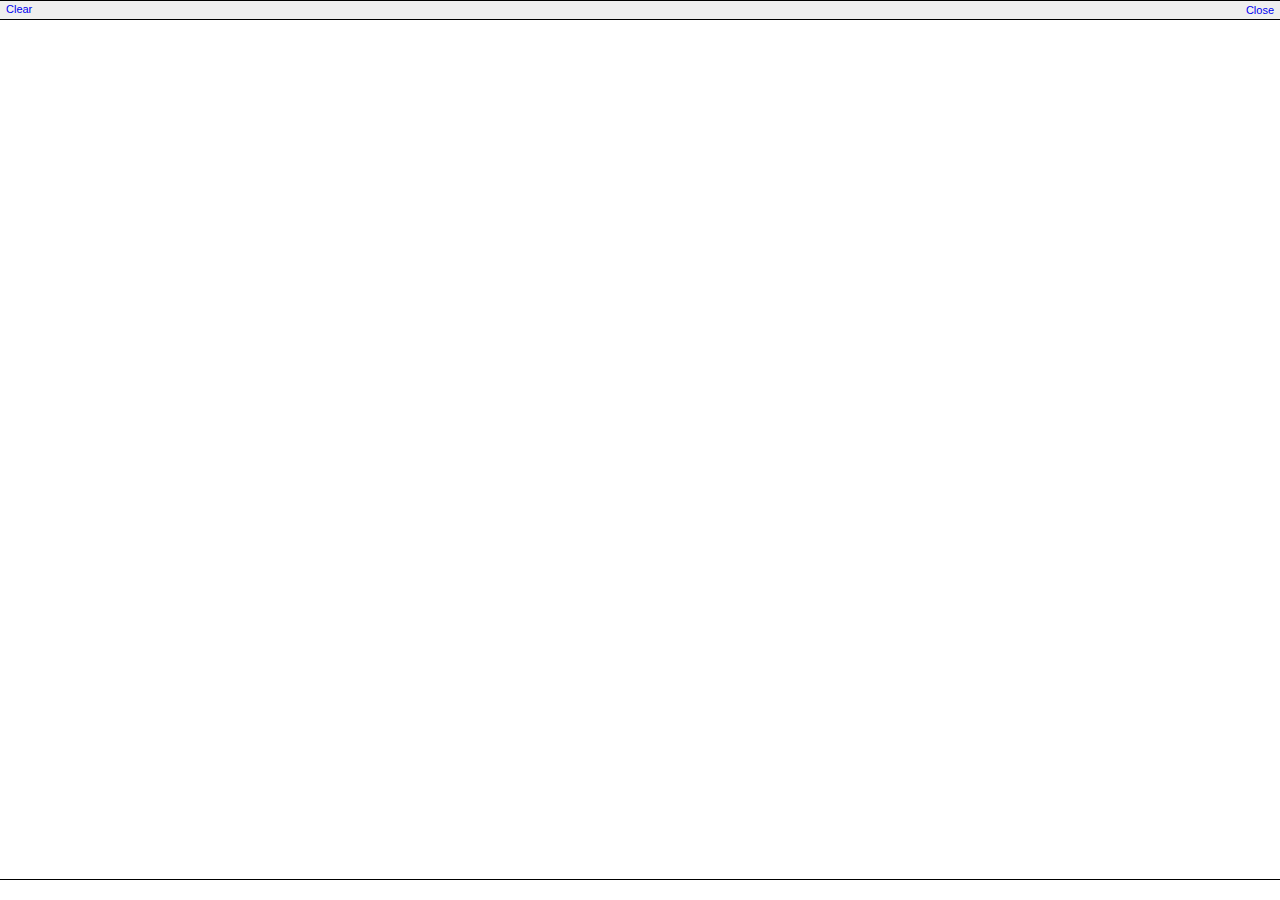
<file: example/libs/firebug/firebug.html>
<!DOCTYPE html PUBLIC "-//W3C//DTD XHTML 1.0 Strict//EN"
         "http://www.w3.org/TR/xhtml1/DTD/xhtml1-strict.dtd">

<html xmlns="http://www.w3.org/1999/xhtml">

<head>
    <title>Firebug</title>
    <link rel="stylesheet" type="text/css" href="firebug.css">
</head>

<body>
    <div id="toolbar" class="toolbar">
        <a href="#" onclick="parent.console.clear()">Clear</a>
        <span class="toolbarRight">
            <a href="#" onclick="parent.console.close()">Close</a>
        </span>
    </div>
    <div id="log"></div>
    <input type="text" id="commandLine">
    
    <script>parent.onFirebugReady(document);</script>
</body>
</html>
</file>
<file: tests/lib/jasmine.css>
body {
  font-family: "Helvetica Neue Light", "Lucida Grande", "Calibri", "Arial", sans-serif;
}


.jasmine_reporter a:visited, .jasmine_reporter a {
  color: #303; 
}

.jasmine_reporter a:hover, .jasmine_reporter a:active {
  color: blue; 
}

.run_spec {
  float:right;
  padding-right: 5px;
  font-size: .8em;
  text-decoration: none;
}

.jasmine_reporter {
  margin: 0 5px;
}

.banner {
  color: #303;
  background-color: #fef;
  padding: 5px;
}

.logo {
  float: left;
  font-size: 1.1em;
  padding-left: 5px;
}

.logo .version {
  font-size: .6em;
  padding-left: 1em;
}

.runner.running {
  background-color: yellow;
}


.options {
  text-align: right;
  font-size: .8em;
}




.suite {
  border: 1px outset gray;
  margin: 5px 0;
  padding-left: 1em;
}

.suite .suite {
  margin: 5px; 
}

.suite.passed {
  background-color: #dfd;
}

.suite.failed {
  background-color: #fdd;
}

.spec {
  margin: 5px;
  padding-left: 1em;
  clear: both;
}

.spec.failed, .spec.passed, .spec.skipped {
  padding-bottom: 5px;
  border: 1px solid gray;
}

.spec.failed {
  background-color: #fbb;
  border-color: red;
}

.spec.passed {
  background-color: #bfb;
  border-color: green;
}

.spec.skipped {
  background-color: #bbb;
}

.messages {
  border-left: 1px dashed gray;
  padding-left: 1em;
  padding-right: 1em;
}

.passed {
  background-color: #cfc;
  display: none;
}

.failed {
  background-color: #fbb;
}

.skipped {
  color: #777;
  background-color: #eee;
  display: none;
}


/*.resultMessage {*/
  /*white-space: pre;*/
/*}*/

.resultMessage span.result {
  display: block;
  line-height: 2em;
  color: black;
}

.resultMessage .mismatch {
  color: black;
}

.stackTrace {
  white-space: pre;
  font-size: .8em;
  margin-left: 10px;
  max-height: 5em;
  overflow: auto;
  border: 1px inset red;
  padding: 1em;
  background: #eef;
}

.finished-at {
  padding-left: 1em;
  font-size: .6em;
}

.show-passed .passed,
.show-skipped .skipped {
  display: block;
}


#jasmine_content {
  position:fixed;
  right: 100%;
}

.runner {
  border: 1px solid gray;
  display: block;
  margin: 5px 0;
  padding: 2px 0 2px 10px;
}
</file>
<file: example/libs/firebug/firebug.css>
html, body {
    margin: 0;
    background: #FFFFFF;
    font-family: Lucida Grande, Tahoma, sans-serif;
    font-size: 11px;
    overflow: hidden;
}

a {
    text-decoration: none;
}

a:hover {
    text-decoration: underline;
}

.toolbar {
    height: 14px;
    border-top: 1px solid ThreeDHighlight;
    border-bottom: 1px solid ThreeDShadow;
    padding: 2px 6px;
    background: ThreeDFace;
}

.toolbarRight {
    position: absolute;
    top: 4px;
    right: 6px;
}

#log {
    overflow: auto;
    position: absolute;
    left: 0;
    width: 100%;
}

#commandLine {
    position: absolute;
    bottom: 0;
    left: 0;
    width: 100%;
    height: 18px;
    border: none;
    border-top: 1px solid ThreeDShadow;
}

/************************************************************************************************/

.logRow {
    position: relative;
    border-bottom: 1px solid #D7D7D7;
    padding: 2px 4px 1px 6px;
    background-color: #FFFFFF;
}

.logRow-command {
    font-family: Monaco, monospace;
    color: blue;
}

.objectBox-null {
    padding: 0 2px;
    border: 1px solid #666666;
    background-color: #888888;
    color: #FFFFFF;
}

.objectBox-string {
    font-family: Monaco, monospace;
    color: red;
    white-space: pre;
}

.objectBox-number {
    color: #000088;
}

.objectBox-function {
    font-family: Monaco, monospace;
    color: DarkGreen;
}

.objectBox-object {
    color: DarkGreen;
    font-weight: bold;
}

/************************************************************************************************/

.logRow-info,
.logRow-error,
.logRow-warning {
    background: #FFFFFF no-repeat 2px 2px;
    padding-left: 20px;
    padding-bottom: 3px;
}

.logRow-info {
    background-image: url(infoIcon.png);
}

.logRow-warning {
    background-color: cyan;
    background-image: url(warningIcon.png);
}

.logRow-error {
    background-color: LightYellow;
    background-image: url(errorIcon.png);
}

.errorMessage {
    vertical-align: top;
    color: #FF0000;
}

.objectBox-sourceLink {
    position: absolute;
    right: 4px;
    top: 2px;
    padding-left: 8px;
    font-family: Lucida Grande, sans-serif;
    font-weight: bold;
    color: #0000FF;
}

/************************************************************************************************/

.logRow-group {
    background: #EEEEEE;
    border-bottom: none;
}

.logGroup {
    background: #EEEEEE;
}

.logGroupBox {
    margin-left: 24px;
    border-top: 1px solid #D7D7D7;
    border-left: 1px solid #D7D7D7;
}

/************************************************************************************************/

.selectorTag,
.selectorId,
.selectorClass {
    font-family: Monaco, monospace;
    font-weight: normal;
}

.selectorTag {
    color: #0000FF;
}

.selectorId {
    color: DarkBlue;
}

.selectorClass {
    color: red;
}

/************************************************************************************************/

.objectBox-element {
    font-family: Monaco, monospace;
    color: #000088;
}

.nodeChildren {
    margin-left: 16px;
}

.nodeTag {
    color: blue;
}

.nodeValue {
    color: #FF0000;
    font-weight: normal;
}

.nodeText,
.nodeComment {
    margin: 0 2px;
    vertical-align: top;
}

.nodeText {
    color: #333333;
}

.nodeComment {
    color: DarkGreen;
}

/************************************************************************************************/

.propertyNameCell {
    vertical-align: top;
}

.propertyName {
    font-weight: bold;
}
</file>
<file: example/parallax-scrolling-demo/css/main.css>
/* PARALLAX SCROLLING EXPERIMENT
   Master Styles
   Author: Jonathan Nicol (f6design.com)
*****************************************************************/


/* Global reset
   http://meyerweb.com/eric/tools/css/reset/ 
*****************************************************************/

html, body, div, span, applet, object, iframe,
h1, h2, h3, h4, h5, h6, p, blockquote, pre,
a, abbr, acronym, address, big, cite, code,
del, dfn, em, img, ins, kbd, q, s, samp,
small, strike, strong, sub, sup, tt, var,
b, u, i, center,
dl, dt, dd, ol, ul, li,
fieldset, form, label, legend,
table, caption, tbody, tfoot, thead, tr, th, td,
article, aside, canvas, details, embed, 
figure, figcaption, footer, header, hgroup, 
menu, nav, output, ruby, section, summary,
time, mark, audio, video {
	margin: 0;
	padding: 0;
	border: 0;
	font-size: 100%;
	font: inherit;
	vertical-align: baseline;
}
/* HTML5 display-role reset for older browsers */
article, aside, details, figcaption, figure, 
footer, header, hgroup, menu, nav, section {
	display: block;
}
body {
	line-height: 1;
}
ol, ul {
	list-style: none;
}
blockquote, q {
	quotes: none;
}
blockquote:before, blockquote:after,
q:before, q:after {
	content: '';
	content: none;
}
table {
	border-collapse: collapse;
	border-spacing: 0;
}

/* Extended base styles (site specific)
*****************************************************************/

html { 
	overflow-y: scroll; /* always force a scrollbar in non-IE */
	}
body {
	background: #e3e5e5;
	overflow-x: hidden;
	height: 4550px;
	line-height: 1.5;
	color: #000;
	font-size: 14px;
	font-family: Arial,sans-serif;
}
h1 {
	color: #21a97e;
}
a, a:link,
a:active,
a:visited {
	-webkit-transition: color 0.25s ease-out;
	-moz-transition: color 0.25s ease-out;
	-o-transition: color 0.25s ease-out;
	transition: color 0.25s ease-out;
	color:#21a97e;
	outline: none;
	text-decoration:none;
	}
	a:hover { 
		color:#000;
		}
img { 
	display:block;
	}
p {
	margin:1em 0;
	}

/* Common shared styles
*****************************************************************/

hr {
	margin: 0;
	border: none;
	border-top: 1px solid #3b3b3b;
	border-bottom: 1px solid #3b3b3b;
	height: 3px;
}

/* Page structure
*****************************************************************/

#wrapper {
	position: relative;
}
#branding {
	width: 100%;
	background: #fff;
	}
	#branding h1 {
		width: 940px;
		padding: 10px 15px;
		margin: 0 auto;
		text-transform: uppercase;
		font-size: 18px;
		font-weight: bold;
		}

/* Nav
*****************************************************************/

nav#primary {
	z-index: 5;
	position: fixed;
	top: 50%;
	right: 16px;
	margin-top: -40px;
}
nav#primary li {
	position: relative;
	height: 20px;
}
nav#primary li:hover h1 {
	display: block;	
}
nav#primary a {
	display: block;
	width: 20px;
	height: 20px;
	text-indent: -9999px;
	background: transparent url('../img/nav-dot.png') 4px 4px no-repeat;
}
nav#primary a:hover, nav#primary a.active {
	background: transparent url('../img/nav-dot.png') 4px -16px no-repeat;
}
nav#primary h1 {
	position: absolute;
	right: 22px;
	top: -7px;
	display: none;
	padding: 4px 20px 4px 7px;;
	color: #fff;
	white-space: nowrap;
	background: transparent url('../img/nav-arrow.png') 100% 50% no-repeat;
	}
nav.next-prev {
	margin: 20px 0 0 0;
	}
	a.prev,
	a.next {
		display: block;
		width: 15px;
		height: 11px;
		text-indent: -9999px;
		}
	a.prev {
		margin: 0 auto 5px auto;
		background: transparent url('../img/scroll-arrow-up.png') 0 0 no-repeat;
		}
		a.prev:hover {
			background: transparent url('../img/scroll-arrow-up.png') 0 -11px no-repeat;
			}
	a.next {
		margin: 5px auto 0 auto;
		background: transparent url('../img/scroll-arrow-down.png') -1px 0 no-repeat;
		}
		a.next:hover {
			background: transparent url('../img/scroll-arrow-down.png') -1px -11px no-repeat;
			}

/* Parallax
*****************************************************************/

/* content */
#content {
	z-index: 4;
	position: relative;
	max-width: 940px;
	padding: 0 10px;
	margin: 0 auto;
	line-height: 1.7;
	}
	#content article {
		width: 300px;
		}
		#manned-flight ,
		#frameless-parachute,
		#english-channel,
		#about {
			padding-top: 105px;
			}
		#manned-flight {
			position: absolute;
			top: 0px;
			}
		#frameless-parachute {
			position: absolute;
			top: 1090px;
			}
		#english-channel {
			position: absolute;
			top: 2180px;
			}
			#content h1 {
				margin: 0 0 25px 0;
				font-size: 60px;
				font-family: Georgia, serif;
				font-weight: normal;
				line-height: 65px;
				}
		#about {
			position: absolute;
			top: 3270px;
			}
/* foreground (ballons/landscape) */
#parallax-bg3 {
	z-index: 3;
	position: fixed;
	left: 50%; /* align left edge with center of viewport */
	top: 0;
	width: 940px;
	margin-left: -470px; /* move left by half element's width */
	}
	/* balloon */
	#bg3-1 {
		position: absolute;
		top: -111px;
		left: 355px;
		}
	#bg3-2 {
		position: absolute;
		top: 812px;
		left: 321px;
		}
	#bg3-3 {
		position: absolute;
		top: 1628px;
		left: 403px;
		}
	#bg3-4 {
		position: absolute;
		top: 2700px;
		left: -85px;
		}
/* midground (clouds) */
#parallax-bg2 {
	z-index: 2;
	position: fixed;
	left: 50%; /* align left edge with center of viewport */
	top: 0;
	width: 1200px;
	margin-left: -600px; /* move left by half element's width */
	}
	#bg2-1 {
		position: absolute;
		top: 162px;
		left: 200px;
		}
	#bg2-2 {
		position: absolute;
		top: 300px;
		left: 1150px;
		}
	#bg2-3 {
		position: absolute;
		top: 543px;
		left: -35px;
		}
	#bg2-4 {
		position: absolute;
		top: 1180px;
		left: 250px;
		}
	#bg2-5 {
		position: absolute;
		top: 900px;
		left: 890px;
		}
/* background (clouds) */
#parallax-bg1 {
	z-index: 1;
	position: fixed;
	left: 50%; /* align left edge with center of viewport */
	top: 0;
	width: 1200px;
	margin-left: -600px; /* move left by half element's width */
	}
	#bg1-1 {
		position: absolute;
		top: 85px;
		left: -270px;
		}
	#bg1-2 {
		position: absolute;
		top: 440px;
		left: 795px;
		}
	#bg1-3 {
		position: absolute;
		top: 900px;
		left: -220px;
		}
	#bg1-4 {
		position: absolute;
		top: 1020px;
		left: 450px;
		}
</file>
